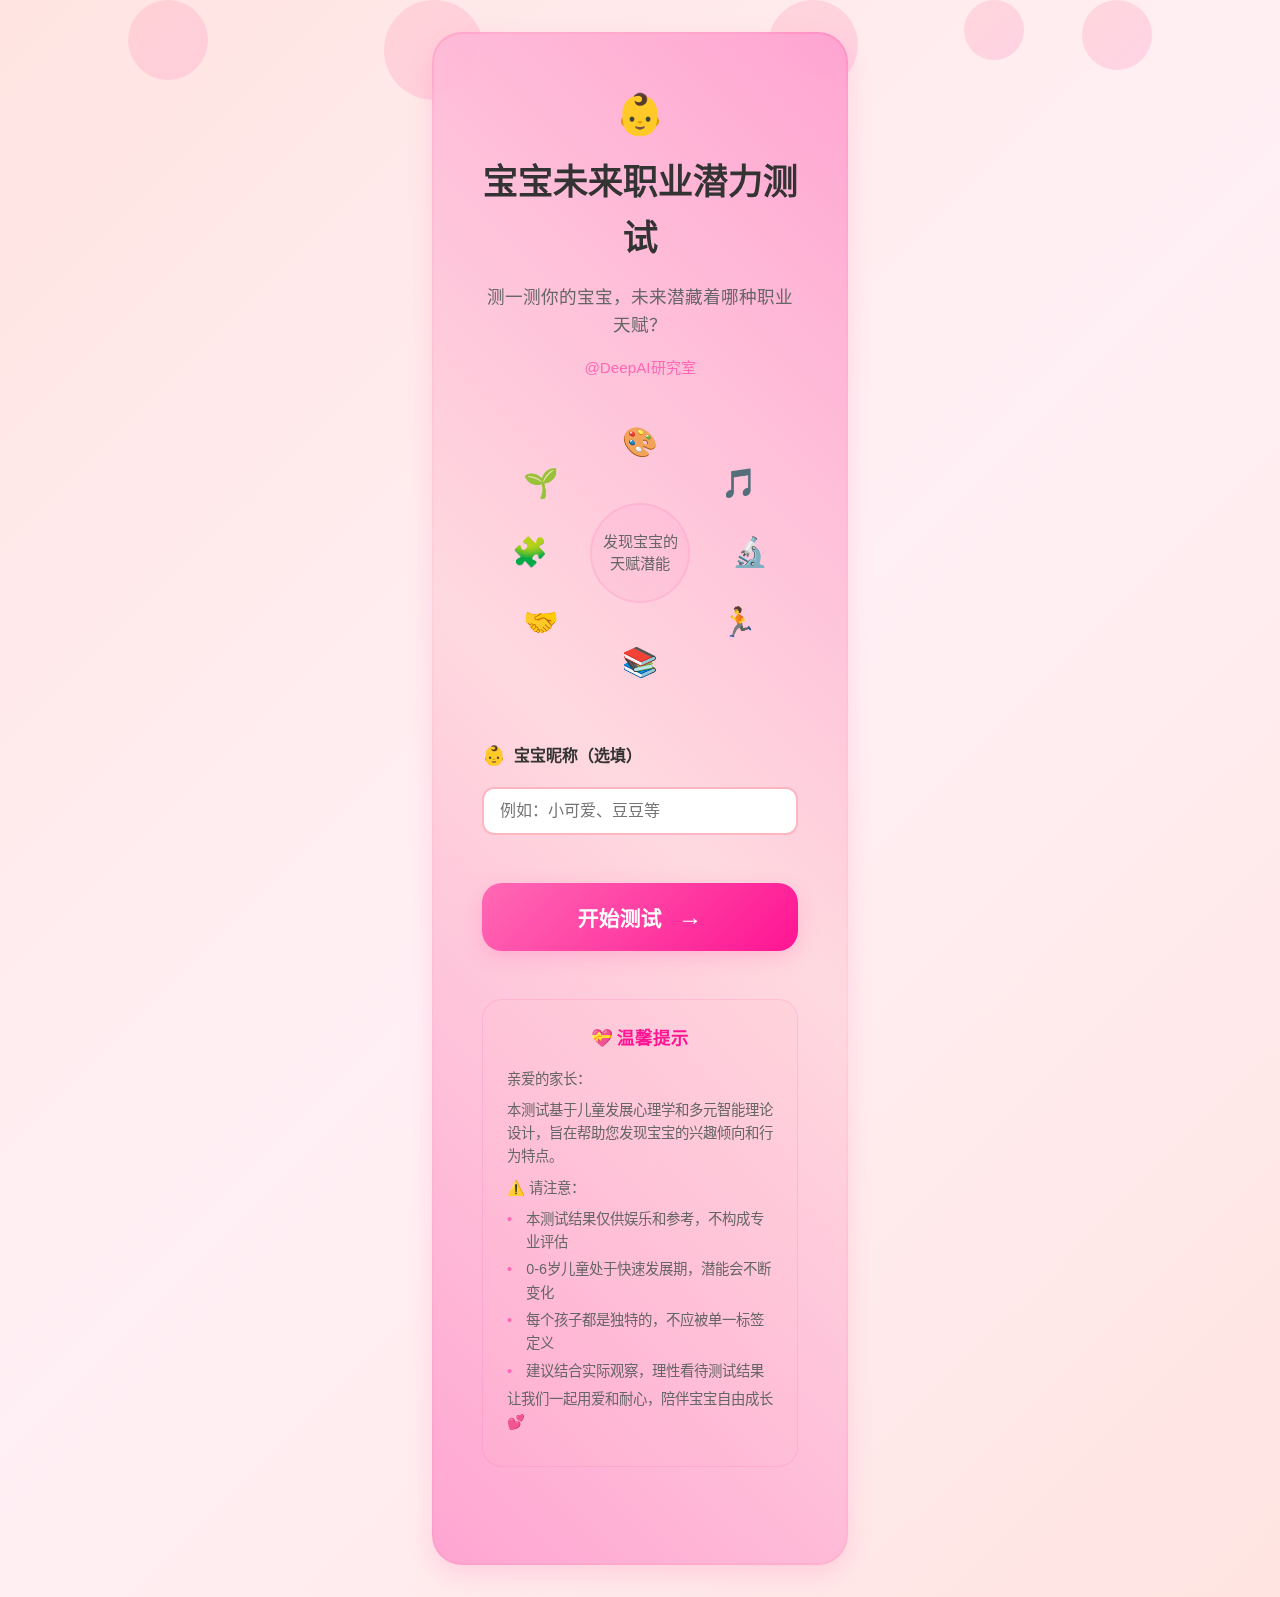
<file: index.html>
<!DOCTYPE html>
<html lang="zh-CN">
<head>
    <meta charset="UTF-8">
    <meta name="viewport" content="width=device-width, initial-scale=1.0, maximum-scale=1.0, user-scalable=no">
    <title>宝宝未来职业潜力测试</title>
    <meta name="description" content="测一测你的宝宝，未来潜藏着哪种职业天赋？">
    <link rel="stylesheet" href="assets/css/style.css">
</head>
<body>
    <div class="container">
        <!-- 装饰背景 -->
        <div class="bg-decoration">
            <div class="bubble bubble-1"></div>
            <div class="bubble bubble-2"></div>
            <div class="bubble bubble-3"></div>
            <div class="bubble bubble-4"></div>
            <div class="bubble bubble-5"></div>
        </div>

        <!-- 主要内容 -->
        <div class="content-wrapper">
            <div class="test-intro">
                <h1 class="title">
                    <span class="emoji">👶</span>
                    宝宝未来职业潜力测试
                </h1>
                <p class="subtitle">
                    测一测你的宝宝，未来潜藏着哪种职业天赋？
                </p>
                <p class="xhs-link">
                    <a href="https://xhslink.com/m/5CznOdSHDBR" target="_blank" rel="noopener noreferrer">
                        @DeepAI研究室
                    </a>
                </p>

                <!-- 8种潜能类型预览 -->
                <div class="types-preview-circle">
                    <div class="type-orbit">
                        <div class="type-item" data-type="artist" data-name="小小艺术家">
                            <span class="type-emoji">🎨</span>
                            <span class="type-tooltip">小小艺术家</span>
                        </div>
                        <div class="type-item" data-type="musician" data-name="音乐小精灵">
                            <span class="type-emoji">🎵</span>
                            <span class="type-tooltip">音乐小精灵</span>
                        </div>
                        <div class="type-item" data-type="scientist" data-name="探索小博士">
                            <span class="type-emoji">🔬</span>
                            <span class="type-tooltip">探索小博士</span>
                        </div>
                        <div class="type-item" data-type="athlete" data-name="运动小健将">
                            <span class="type-emoji">🏃</span>
                            <span class="type-tooltip">运动小健将</span>
                        </div>
                        <div class="type-item" data-type="writer" data-name="语言小天才">
                            <span class="type-emoji">📚</span>
                            <span class="type-tooltip">语言小天才</span>
                        </div>
                        <div class="type-item" data-type="diplomat" data-name="社交小明星">
                            <span class="type-emoji">🤝</span>
                            <span class="type-tooltip">社交小明星</span>
                        </div>
                        <div class="type-item" data-type="logician" data-name="逻辑小军师">
                            <span class="type-emoji">🧩</span>
                            <span class="type-tooltip">逻辑小军师</span>
                        </div>
                        <div class="type-item" data-type="naturalist" data-name="自然小卫士">
                            <span class="type-emoji">🌱</span>
                            <span class="type-tooltip">自然小卫士</span>
                        </div>
                    </div>
                    <div class="type-center">
                        <span class="center-text">发现宝宝的<br>天赋潜能</span>
                    </div>
                </div>
            </div>

            <!-- 输入区域 -->
            <div class="input-section">
                <div class="input-group">
                    <label for="babyName">
                        <span class="label-emoji">👶</span>
                        宝宝昵称（选填）
                    </label>
                    <input type="text" id="babyName" placeholder="例如：小可爱、豆豆等" maxlength="10">
                </div>
            </div>

            <!-- 开始按钮 -->
            <button id="startBtn" class="start-btn">
                <span class="btn-text">开始测试</span>
                <span class="btn-arrow">→</span>
            </button>

            <!-- 免责声明 -->
            <div class="disclaimer">
                <p class="disclaimer-title">💝 温馨提示</p>
                <div class="disclaimer-content">
                    <p>亲爱的家长：</p>
                    <p>本测试基于儿童发展心理学和多元智能理论设计，旨在帮助您发现宝宝的兴趣倾向和行为特点。</p>
                    <p>⚠️ 请注意：</p>
                    <ul>
                        <li>本测试结果仅供娱乐和参考，不构成专业评估</li>
                        <li>0-6岁儿童处于快速发展期，潜能会不断变化</li>
                        <li>每个孩子都是独特的，不应被单一标签定义</li>
                        <li>建议结合实际观察，理性看待测试结果</li>
                    </ul>
                    <p>让我们一起用爱和耐心，陪伴宝宝自由成长 💕</p>
                </div>
            </div>
        </div>
    </div>

    <script src="assets/js/main.js"></script>
</body>
</html>
</file>
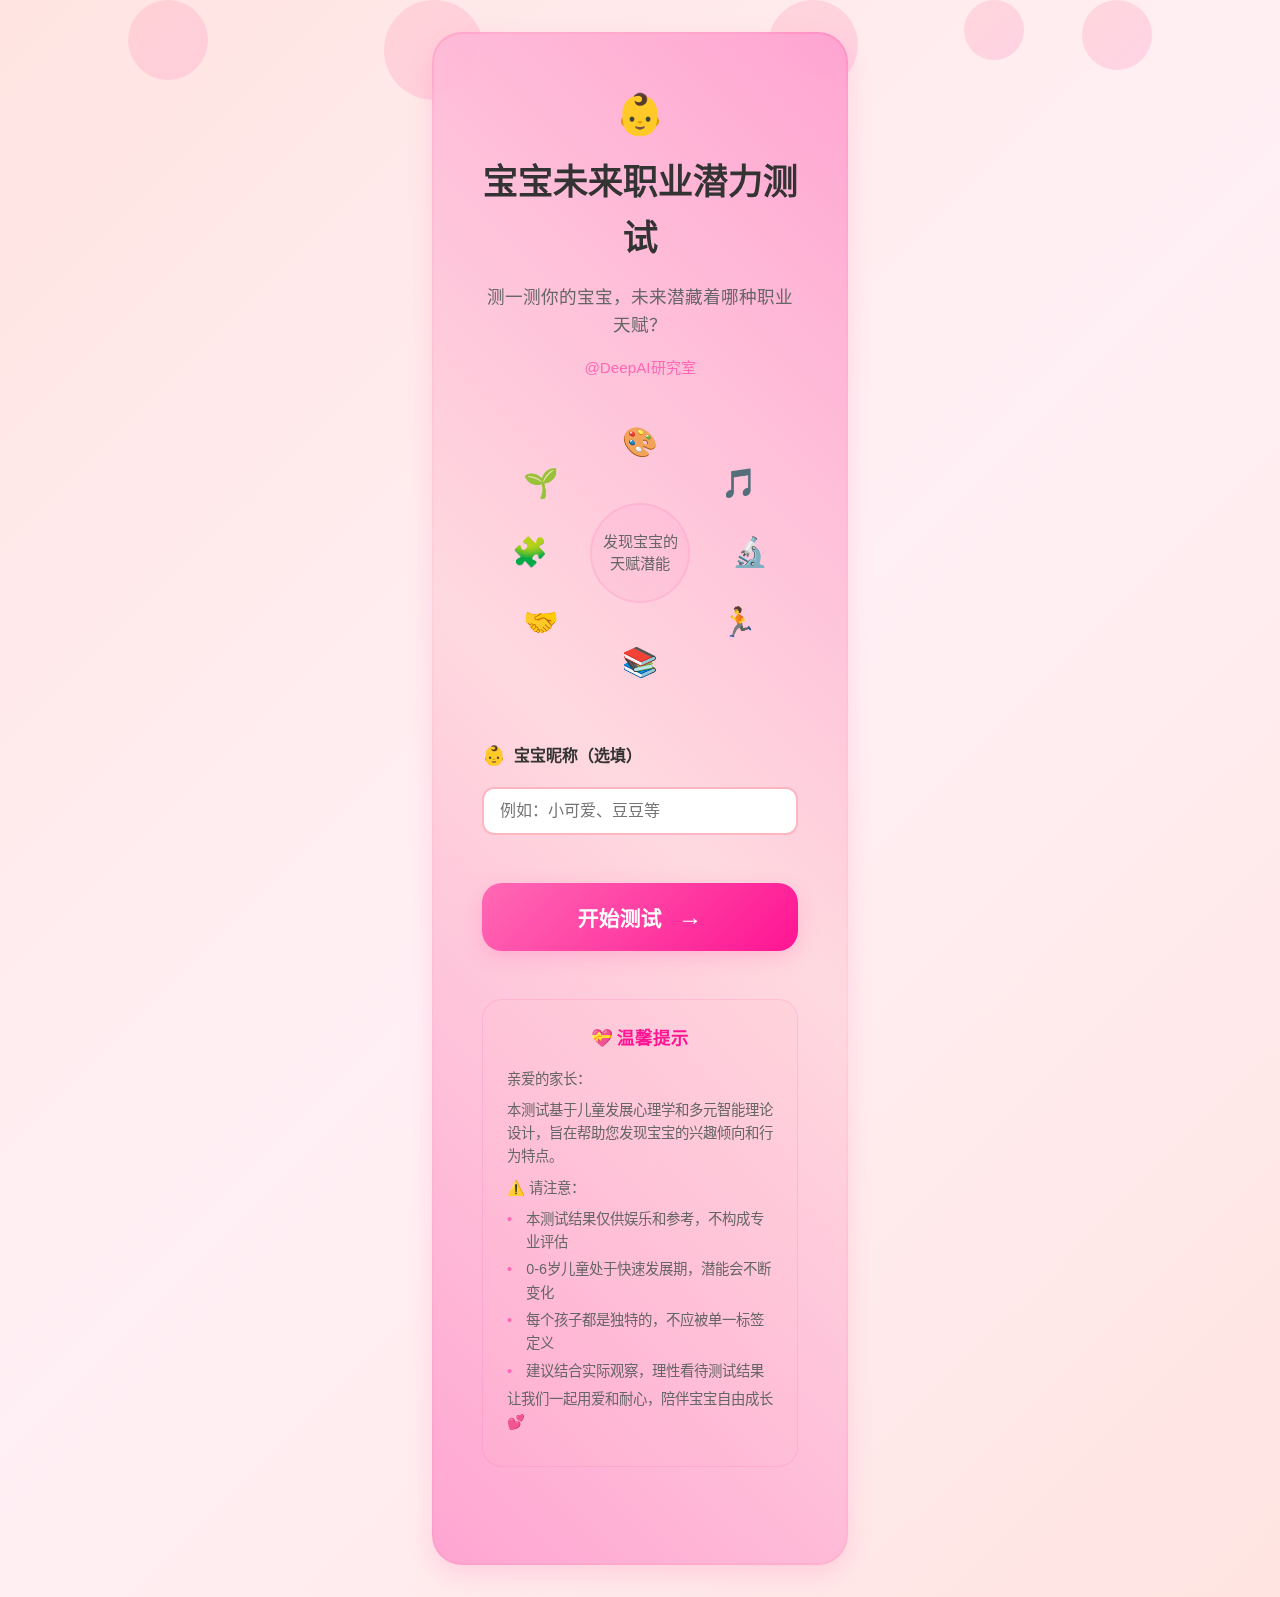
<file: test.html>
<!DOCTYPE html>
<html lang="zh-CN">
<head>
    <meta charset="UTF-8">
    <meta name="viewport" content="width=device-width, initial-scale=1.0, maximum-scale=1.0, user-scalable=no">
    <title>宝宝未来职业潜力测试 - 答题中</title>
    <link rel="stylesheet" href="assets/css/style.css">
</head>
<body>
    <div class="test-container">
        <!-- 进度条 -->
        <div class="progress-bar">
            <div class="progress-fill" id="progressFill"></div>
        </div>
        <div class="progress-text" id="progressText">第1题/共15题</div>


        <!-- 题目卡片 -->
        <div class="question-card fade-in" id="questionCard">
            <div class="question-number" id="questionNumber">题目 1</div>
            <div class="question-text" id="questionText"></div>
            <div class="question-hint" id="questionHint"></div>

            <!-- 选项列表 -->
            <div class="options-list" id="optionsList"></div>
        </div>
    </div>

    <!-- 导航按钮 - 固定在底部 -->
    <div class="navigation-bottom">
        <button class="nav-btn" id="prevBtn" onclick="previousQuestion()">
            <span>← 上一题</span>
        </button>
        <button class="nav-btn primary" id="nextBtn" onclick="nextQuestion()">
            <span>下一题 →</span>
        </button>
    </div>

    <!-- 加载提示 -->
    <div id="loadingOverlay">
        <div style="text-align: center;">
            <div class="loading"></div>
            <p>正在生成测试报告...</p>
        </div>
    </div>

    <script src="assets/js/data.js"></script>
    <script src="assets/js/quiz.js"></script>
</body>
</html>
</file>
<file: assets/css/style.css>
/* 全局样式 */
* {
    margin: 0;
    padding: 0;
    box-sizing: border-box;
}

:root {
    /* 主色系 - 粉色系 */
    --primary-color: #FF69B4;
    --primary-light: #FFB6C1;
    --primary-dark: #FF1493;
    --secondary-color: #FFC0CB;

    /* 背景色 */
    --bg-gradient: linear-gradient(135deg, #FFE4E1 0%, #FFF0F5 50%, #FFE4E1 100%);
    --card-bg: rgba(255, 255, 255, 0.95);

    /* 文字色 */
    --text-primary: #333;
    --text-secondary: #666;
    --text-light: #999;

    /* 渐变边框 */
    --gradient-border: linear-gradient(45deg, #FF69B4, #FFC0CB, #FF69B4);

    /* 阴影 */
    --shadow-light: 0 4px 6px rgba(255, 105, 180, 0.1);
    --shadow-medium: 0 6px 12px rgba(255, 105, 180, 0.15);
    --shadow-heavy: 0 10px 25px rgba(255, 105, 180, 0.2);

    /* 间距 */
    --spacing-xs: 0.5rem;
    --spacing-sm: 1rem;
    --spacing-md: 1.5rem;
    --spacing-lg: 2rem;
    --spacing-xl: 3rem;

    /* 圆角 */
    --border-radius-sm: 12px;
    --border-radius-md: 20px;
    --border-radius-lg: 30px;
}

/* 基础设置 */
body {
    font-family: 'PingFang SC', 'Microsoft YaHei', sans-serif;
    background: var(--bg-gradient);
    min-height: 100vh;
    color: var(--text-primary);
    line-height: 1.6;
    overflow-x: hidden;
    position: relative;
}

.container {
    max-width: 480px;
    margin: 0 auto;
    padding: var(--spacing-md) var(--spacing-sm);
    min-height: 100vh;
    position: relative;
    z-index: 1;
}

/* 装饰背景 - 动画气泡 */
.bg-decoration {
    position: fixed;
    top: 0;
    left: 0;
    width: 100%;
    height: 100%;
    overflow: hidden;
    z-index: 0;
    pointer-events: none;
}

.bubble {
    position: absolute;
    background: linear-gradient(135deg, rgba(255, 182, 193, 0.4), rgba(255, 105, 180, 0.2));
    border-radius: 50%;
    animation: float 20s infinite ease-in-out;
}

.bubble-1 {
    width: 80px;
    height: 80px;
    left: 10%;
    animation-duration: 15s;
    animation-delay: 0s;
}

.bubble-2 {
    width: 60px;
    height: 60px;
    right: 20%;
    animation-duration: 18s;
    animation-delay: 2s;
}

.bubble-3 {
    width: 100px;
    height: 100px;
    left: 30%;
    animation-duration: 22s;
    animation-delay: 4s;
}

.bubble-4 {
    width: 70px;
    height: 70px;
    right: 10%;
    animation-duration: 17s;
    animation-delay: 6s;
}

.bubble-5 {
    width: 90px;
    height: 90px;
    left: 60%;
    animation-duration: 20s;
    animation-delay: 8s;
}

@keyframes float {
    0%, 100% {
        transform: translateY(0) rotate(0deg);
        opacity: 0.5;
    }
    25% {
        transform: translateY(-100px) rotate(90deg);
        opacity: 0.8;
    }
    50% {
        transform: translateY(-200px) rotate(180deg);
        opacity: 0.3;
    }
    75% {
        transform: translateY(-100px) rotate(270deg);
        opacity: 0.6;
    }
}

/* 内容包装器 */
.content-wrapper {
    background: var(--card-bg);
    border-radius: var(--border-radius-lg);
    padding: var(--spacing-xl);
    box-shadow: var(--shadow-heavy);
    backdrop-filter: blur(10px);
    border: 2px solid transparent;
    background-clip: padding-box;
    position: relative;
}

.content-wrapper::before {
    content: '';
    position: absolute;
    top: -2px;
    left: -2px;
    right: -2px;
    bottom: -2px;
    background: var(--gradient-border);
    border-radius: var(--border-radius-lg);
    z-index: -1;
    opacity: 0.6;
}

/* 标题区域 */
.test-intro {
    text-align: center;
    margin-bottom: var(--spacing-xl);
}

.title {
    font-size: 2.2rem;
    font-weight: bold;
    margin-bottom: var(--spacing-sm);
    display: flex;
    align-items: center;
    justify-content: center;
    gap: var(--spacing-xs);
    flex-wrap: wrap;
}

.title .emoji {
    font-size: 2.5rem;
    animation: bounce 2s infinite;
}

@keyframes bounce {
    0%, 100% {
        transform: translateY(0);
    }
    50% {
        transform: translateY(-10px);
    }
}

.subtitle {
    color: var(--text-secondary);
    font-size: 1.1rem;
    margin-bottom: var(--spacing-sm);
}

.xhs-link {
    margin-bottom: var(--spacing-lg);
}

.xhs-link a {
    color: var(--primary-color);
    text-decoration: none;
    font-size: 0.95rem;
    transition: all 0.3s ease;
    display: inline-flex;
    align-items: center;
    gap: 0.3rem;
}

.xhs-link a:hover {
    color: var(--primary-dark);
    transform: translateY(-1px);
}


/* 页脚 */
.footer {
    text-align: center;
    padding: var(--spacing-lg) var(--spacing-md);
    border-top: 2px solid var(--primary-color);
    margin-top: var(--spacing-xl);
    background: rgba(255, 105, 180, 0.05);
}

.footer-content {
    max-width: 480px;
    margin: 0 auto;
    padding: var(--spacing-md);
    border: 1px solid var(--primary-color);
    border-radius: var(--border-radius-sm);
    background: white;
}

.footer p {
    margin: 0;
    line-height: 1.6;
}

.copyright {
    color: var(--primary-color);
    font-size: 0.9rem;
    font-weight: 500;
}

.rights {
    color: var(--text-secondary);
    font-size: 0.8rem;
    margin-top: 0.2rem;
}

/* 8种潜能类型预览 - 环绕式布局 */
.types-preview-circle {
    position: relative;
    width: 280px;
    height: 280px;
    margin: var(--spacing-lg) auto;
}

.type-orbit {
    position: relative;
    width: 100%;
    height: 100%;
}

.type-center {
    position: absolute;
    top: 50%;
    left: 50%;
    transform: translate(-50%, -50%);
    width: 100px;
    height: 100px;
    background: rgba(255, 105, 180, 0.08);
    border: 2px solid rgba(255, 105, 180, 0.15);
    border-radius: 50%;
    display: flex;
    align-items: center;
    justify-content: center;
    text-align: center;
    color: var(--text-secondary);
    font-size: 0.95rem;
    font-weight: 500;
    z-index: 2;
}

.center-text {
    line-height: 1.4;
}

.type-item {
    position: absolute;
    width: 60px;
    height: 60px;
    display: flex;
    align-items: center;
    justify-content: center;
    cursor: pointer;
    transition: all 0.3s ease;
}

.type-item:hover {
    transform: scale(1.15);
    z-index: 10;
}

.type-emoji {
    font-size: 1.8rem;
}

.type-tooltip {
    position: absolute;
    bottom: -30px;
    left: 50%;
    transform: translateX(-50%);
    background: rgba(0, 0, 0, 0.8);
    color: white;
    padding: 4px 8px;
    border-radius: 4px;
    font-size: 0.8rem;
    white-space: nowrap;
    opacity: 0;
    pointer-events: none;
    transition: opacity 0.3s ease;
}

.type-item:hover .type-tooltip {
    opacity: 1;
}

/* 定位8个图标围绕圆形 */
.type-item:nth-child(1) {
    top: 0;
    left: 50%;
    transform: translateX(-50%);
}
.type-item:nth-child(2) {
    top: 14.6%;
    right: 14.6%;
    transform: translate(50%, 0);
}
.type-item:nth-child(3) {
    top: 50%;
    right: 0;
    transform: translateY(-50%);
}
.type-item:nth-child(4) {
    bottom: 14.6%;
    right: 14.6%;
    transform: translate(50%, 0);
}
.type-item:nth-child(5) {
    bottom: 0;
    left: 50%;
    transform: translateX(-50%);
}
.type-item:nth-child(6) {
    bottom: 14.6%;
    left: 14.6%;
    transform: translate(-50%, 0);
}
.type-item:nth-child(7) {
    top: 50%;
    left: 0;
    transform: translateY(-50%);
}
.type-item:nth-child(8) {
    top: 14.6%;
    left: 14.6%;
    transform: translate(-50%, 0);
}


/* 呼吸动画 */
@keyframes breathe {
    0%, 100% {
        opacity: 0.6;
        transform: scale(0.98);
    }
    50% {
        opacity: 1;
        transform: scale(1.02);
    }
}

/* 给每个图标添加延迟的呼吸动画 */
.type-item:nth-child(1) { animation: breathe 4s ease-in-out infinite 0s; }
.type-item:nth-child(2) { animation: breathe 4s ease-in-out infinite 0.5s; }
.type-item:nth-child(3) { animation: breathe 4s ease-in-out infinite 1s; }
.type-item:nth-child(4) { animation: breathe 4s ease-in-out infinite 1.5s; }
.type-item:nth-child(5) { animation: breathe 4s ease-in-out infinite 2s; }
.type-item:nth-child(6) { animation: breathe 4s ease-in-out infinite 2.5s; }
.type-item:nth-child(7) { animation: breathe 4s ease-in-out infinite 3s; }
.type-item:nth-child(8) { animation: breathe 4s ease-in-out infinite 3.5s; }

/* hover时暂停动画 */
.type-item:hover {
    animation-play-state: paused;
}

/* 移动端适配 */
@media (max-width: 480px) {
    .types-preview-circle {
        width: 240px;
        height: 240px;
    }

    .type-center {
        width: 90px;
        height: 90px;
        font-size: 0.85rem;
    }

    .type-item {
        width: 50px;
        height: 50px;
    }

    .type-emoji {
        font-size: 1.5rem;
    }

    .type-tooltip {
        font-size: 0.75rem;
        bottom: -25px;
    }
}

/* 输入区域 */
.input-section {
    margin-bottom: var(--spacing-xl);
}

.input-group {
    margin-bottom: var(--spacing-lg);
}

.input-group label {
    display: block;
    font-weight: bold;
    margin-bottom: var(--spacing-sm);
    color: var(--text-primary);
    display: flex;
    align-items: center;
    gap: var(--spacing-xs);
}

.label-emoji {
    font-size: 1.2rem;
}

input[type="text"] {
    width: 100%;
    padding: 0.8rem var(--spacing-sm);
    border: 2px solid #FFB6C1;
    border-radius: var(--border-radius-sm);
    font-size: 1rem;
    transition: all 0.3s ease;
    background: white;
}

input[type="text"]:focus {
    outline: none;
    border-color: var(--primary-color);
    box-shadow: 0 0 0 3px rgba(255, 105, 180, 0.1);
}

/* 免责声明 */
.disclaimer {
    background: rgba(255, 182, 193, 0.1);
    border-radius: var(--border-radius-md);
    padding: var(--spacing-md);
    margin-bottom: var(--spacing-xl);
    border: 1px solid rgba(255, 105, 180, 0.2);
}

.disclaimer-title {
    font-weight: bold;
    color: var(--primary-dark);
    margin-bottom: var(--spacing-sm);
    text-align: center;
    font-size: 1.1rem;
}

.disclaimer-content p {
    margin-bottom: var(--spacing-xs);
    color: var(--text-secondary);
    font-size: 0.9rem;
}

.disclaimer-content ul {
    list-style: none;
    padding-left: 0;
}

.disclaimer-content li {
    position: relative;
    padding-left: 1.2rem;
    margin-bottom: 0.3rem;
    font-size: 0.9rem;
    color: var(--text-secondary);
}

.disclaimer-content li::before {
    content: '•';
    position: absolute;
    left: 0;
    color: var(--primary-color);
}

/* 开始按钮 */
.start-btn {
    width: 100%;
    padding: 1.2rem;
    background: linear-gradient(135deg, var(--primary-color) 0%, var(--primary-dark) 100%);
    color: white;
    border: none;
    border-radius: var(--border-radius-md);
    font-size: 1.3rem;
    font-weight: bold;
    cursor: pointer;
    transition: all 0.3s ease;
    display: flex;
    align-items: center;
    justify-content: center;
    gap: var(--spacing-sm);
    box-shadow: 0 6px 20px rgba(255, 105, 180, 0.3);
    position: relative;
    overflow: hidden;
    margin-bottom: var(--spacing-xl);
}

.start-btn::before {
    content: '';
    position: absolute;
    top: 0;
    left: -100%;
    width: 100%;
    height: 100%;
    background: linear-gradient(90deg, transparent, rgba(255, 255, 255, 0.2), transparent);
    transition: left 0.5s ease;
}

.start-btn:hover {
    transform: translateY(-3px);
    box-shadow: 0 10px 30px rgba(255, 105, 180, 0.4);
    background: linear-gradient(135deg, var(--primary-dark) 0%, var(--primary-color) 100%);
}

.start-btn:hover::before {
    left: 100%;
}

.start-btn:active {
    transform: translateY(-1px);
}

.start-btn:disabled {
    opacity: 0.6;
    cursor: not-allowed;
    transform: none;
    box-shadow: 0 4px 10px rgba(255, 105, 180, 0.2);
}

.start-btn:disabled:hover {
    transform: none;
    box-shadow: 0 4px 10px rgba(255, 105, 180, 0.2);
    background: linear-gradient(135deg, var(--primary-color) 0%, var(--primary-dark) 100%);
}

.btn-arrow {
    font-size: 1.5rem;
    transition: transform 0.3s ease;
    display: inline-block;
}

.start-btn:hover .btn-arrow {
    transform: translateX(8px);
}

/* 答题页面样式 */
.test-container {
    max-width: 600px;
    margin: 0 auto;
    padding: var(--spacing-md);
    min-height: 100vh;
    padding-bottom: 100px; /* 为固定底部按钮留出空间 */
}

.progress-bar {
    background: rgba(255, 182, 193, 0.3);
    height: 6px;
    border-radius: 3px;
    margin-bottom: 0.75rem;
    overflow: hidden;
}

.progress-fill {
    height: 100%;
    background: var(--primary-color);
    border-radius: 3px;
    transition: width 0.3s ease;
    position: relative;
}

.progress-fill::after {
    content: '';
    position: absolute;
    top: 0;
    left: 0;
    right: 0;
    bottom: 0;
    background: linear-gradient(90deg, transparent, rgba(255, 255, 255, 0.3), transparent);
    animation: shimmer 2s infinite;
}

@keyframes shimmer {
    0% {
        transform: translateX(-100%);
    }
    100% {
        transform: translateX(100%);
    }
}

.progress-text {
    text-align: center;
    color: var(--text-secondary);
    margin-bottom: 1rem;
    font-size: 0.85rem;
}

.question-card {
    background: var(--card-bg);
    border-radius: var(--border-radius-md);
    padding: 1.25rem;
    box-shadow: var(--shadow-medium);
    margin-bottom: 1rem;
}

.question-number {
    color: var(--primary-color);
    font-weight: 900;
    margin-bottom: 0.5rem;
    font-size: 1rem;
    letter-spacing: 0.5px;
}

.question-text {
    font-size: 1.25rem;
    margin-bottom: 0.75rem;
    line-height: 1.5;
    font-weight: 700;
    color: var(--text-primary);
}

.question-hint {
    color: var(--text-light);
    font-size: 0.85rem;
    margin-bottom: 1rem;
}

.options-list {
    display: flex;
    flex-direction: column;
    gap: var(--spacing-sm);
}

.option-item {
    padding: var(--spacing-sm) var(--spacing-md);
    border: 2px solid #FFB6C1;
    border-radius: var(--border-radius-sm);
    background: white;
    cursor: pointer;
    transition: all 0.3s ease;
    display: flex;
    align-items: flex-start;
    gap: var(--spacing-sm);
}

.option-item:hover {
    transform: translateX(5px);
    border-color: var(--primary-color);
    box-shadow: var(--shadow-light);
}

.option-item.selected {
    background: var(--primary-light);
    border-color: var(--primary-color);
}

.option-item.selected::before {
    content: '✓';
    color: var(--primary-color);
    font-weight: bold;
    font-size: 1.2rem;
}

.option-item.disabled {
    opacity: 0.5;
    cursor: not-allowed;
}

.option-item.disabled:hover {
    transform: none;
    border-color: #FFB6C1;
    box-shadow: none;
}

.option-letter {
    font-weight: bold;
    color: var(--primary-color);
    min-width: 20px;
}

.option-text {
    flex: 1;
}

/* 导航按钮 */
.navigation {
    display: flex;
    justify-content: space-between;
    gap: var(--spacing-sm);
    margin-top: var(--spacing-xl);
}

.nav-btn {
    padding: 0.8rem 1.5rem;
    border: 2px solid var(--primary-color);
    background: white;
    color: var(--primary-color);
    border-radius: var(--border-radius-sm);
    cursor: pointer;
    transition: all 0.3s ease;
    font-weight: bold;
    display: flex;
    align-items: center;
    gap: var(--spacing-xs);
}

.nav-btn:hover:not(:disabled) {
    background: var(--primary-color);
    color: white;
    transform: translateY(-2px);
    box-shadow: var(--shadow-light);
}

.nav-btn:disabled {
    opacity: 0.5;
    cursor: not-allowed;
}

.nav-btn.primary {
    background: var(--primary-color);
    color: white;
}

.nav-btn.primary:hover:not(:disabled) {
    background: var(--primary-dark);
}

/* 固定底部导航按钮 */
.navigation-bottom {
    position: fixed;
    bottom: 0;
    left: 0;
    right: 0;
    background: white;
    padding: 1rem var(--spacing-md);
    box-shadow: 0 -2px 10px rgba(0, 0, 0, 0.1);
    display: flex;
    justify-content: space-between;
    gap: var(--spacing-sm);
    z-index: 100;
}

.navigation-bottom .nav-btn {
    flex: 1;
    padding: 1rem 1.5rem;
    font-size: 1rem;
}

/* 结果页面样式 */
body.result-page .container {
    max-width: 900px;
}

.result-container {
    background: var(--card-bg);
    border-radius: var(--border-radius-lg);
    padding: 2rem;
    box-shadow: var(--shadow-heavy);
    margin-bottom: var(--spacing-lg);
}

.result-section {
    margin-bottom: 1.5rem;
    padding: 1.5rem;
    background: rgba(255, 182, 193, 0.1);
    border-radius: var(--border-radius-md);
}

.result-header {
    text-align: center;
    margin-bottom: var(--spacing-xl);
}

.page-title {
    font-size: 2rem;
    color: var(--text-primary);
    margin-bottom: var(--spacing-lg);
    font-weight: bold;
}

.potential-intro {
    font-size: 1.1rem;
    color: var(--text-secondary);
    margin-bottom: var(--spacing-sm);
}

.main-potential {
    font-size: 1.8rem;
    color: var(--primary-color);
    font-weight: bold;
    margin-bottom: var(--spacing-lg);
}

.result-emoji {
    font-size: 6rem;
    margin-bottom: var(--spacing-xl);
    animation: bounce 2s infinite;
}


.section-title {
    font-weight: bold;
    color: var(--text-primary);
    margin-bottom: var(--spacing-sm);
    display: flex;
    align-items: center;
    gap: var(--spacing-xs);
}

.chart-container {
    max-width: 400px;
    margin: 0 auto;
    padding: var(--spacing-md);
}

.career-list {
    display: grid;
    grid-template-columns: repeat(auto-fit, minmax(150px, 1fr));
    gap: var(--spacing-sm);
    margin-top: var(--spacing-sm);
}

.career-item {
    background: white;
    padding: var(--spacing-sm);
    border-radius: var(--border-radius-sm);
    text-align: center;
    color: var(--text-secondary);
    box-shadow: var(--shadow-light);
}

.suggestion-list {
    list-style: none;
}

.suggestion-item {
    display: flex;
    align-items: flex-start;
    gap: var(--spacing-sm);
    margin-bottom: var(--spacing-sm);
}

.suggestion-item::before {
    content: '✓';
    color: var(--primary-color);
    font-weight: bold;
    font-size: 1.2rem;
}

.action-buttons {
    display: flex;
    gap: var(--spacing-sm);
    flex-wrap: wrap;
    justify-content: center;
}

.action-btn {
    padding: 1rem 2rem;
    border: none;
    border-radius: var(--border-radius-sm);
    font-weight: bold;
    cursor: pointer;
    transition: all 0.3s ease;
    display: flex;
    align-items: center;
    gap: var(--spacing-xs);
    flex: 1;
    min-width: 200px;
    justify-content: center;
    font-size: 1.2rem;
}

.action-btn.primary {
    background: var(--primary-color);
    color: white;
}

.action-btn.secondary {
    background: white;
    color: var(--primary-color);
    border: 2px solid var(--primary-color);
}

.action-btn:hover {
    transform: translateY(-2px);
    box-shadow: var(--shadow-medium);
}

/* 响应式设计 */
@media (max-width: 480px) {
    .container {
        padding: var(--spacing-sm);
    }

    body.result-page .container {
        max-width: 100%;
        padding: var(--spacing-sm);
    }

    .result-container {
        padding: 1.5rem;
    }

    .result-section {
        padding: 1rem;
        margin-bottom: 1rem;
    }

    .content-wrapper {
        padding: var(--spacing-lg);
    }

    .title {
        font-size: 1.8rem;
    }

    .types-preview {
        grid-template-columns: repeat(2, 1fr);
    }

    .gender-options {
        flex-direction: column;
    }

    /* 优化测试页面头部间距 */
    .test-container {
        padding: var(--spacing-sm);
        padding-bottom: 100px;
    }

    .progress-bar {
        margin-bottom: 0.5rem;
    }

    /* 移动端按钮更大 */
    .navigation-bottom {
        padding: 1.25rem var(--spacing-md);
    }

    .navigation-bottom .nav-btn {
        padding: 1.25rem 1rem;
        font-size: 1.1rem;
        min-height: 54px; /* 确保按钮有足够的触摸区域 */
    }

    .progress-text {
        margin-bottom: 0.75rem;
        font-size: 0.8rem;
    }

    .question-card {
        padding: 1rem;
        margin-bottom: 0.75rem;
    }

    .question-number {
        margin-bottom: 0.4rem;
        font-size: 0.95rem;
        font-weight: 900;
    }

    .question-text {
        font-size: 1.15rem;
        margin-bottom: 0.6rem;
        font-weight: 700;
    }

    .question-hint {
        font-size: 0.8rem;
        margin-bottom: 0.75rem;
    }

    .gender-btn {
        width: 100%;
    }

    .career-list {
        grid-template-columns: 1fr;
    }

    .action-buttons {
        flex-direction: column;
    }

    .action-btn {
        width: 100%;
        font-size: 1.5rem;
        min-height: 60px;
    }
}

/* 中等屏幕适配 */
@media (min-width: 768px) and (max-width: 1023px) {
    .navigation-bottom .nav-btn {
        padding: 1.1rem 1.5rem;
        font-size: 1.05rem;
    }
}

@media (min-width: 1024px) {
    .container {
        padding: var(--spacing-lg);
    }

    .test-container {
        padding: var(--spacing-lg);
        padding-bottom: 100px;
    }

    /* 大屏幕上按钮可以稍微小一点 */
    .navigation-bottom .nav-btn {
        padding: 0.9rem 2rem;
        font-size: 0.95rem;
    }
}

/* 加载动画 */
.loading {
    display: inline-block;
    width: 40px;
    height: 40px;
    border: 3px solid rgba(0, 0, 0, 0.1);
    border-radius: 50%;
    border-top-color: var(--primary-color);
    animation: spin 1s ease-in-out infinite;
    margin: 0 auto 1rem;
}

@keyframes spin {
    to { transform: rotate(360deg); }
}

/* 淡入动画 */
.fade-in {
    animation: fadeIn 0.5s ease-in;
}

@keyframes fadeIn {
    from { opacity: 0; transform: translateY(20px); }
    to { opacity: 1; transform: translateY(0); }
}

/* 滑入动画 */
.slide-in {
    animation: slideIn 0.5s ease-out;
}

@keyframes slideIn {
    from { transform: translateX(-100%); }
    to { transform: translateX(0); }
}

/* 加载覆盖层 */
#loadingOverlay {
    position: fixed;
    top: 0;
    left: 0;
    right: 0;
    bottom: 0;
    background: rgba(255, 255, 255, 0.9);
    z-index: 1000;
    display: none;
}

#loadingOverlay.show {
    display: flex;
    align-items: center;
    justify-content: center;
}

#loadingOverlay p {
    color: var(--text-secondary);
    font-size: 1rem;
}

/* 涟漪动画 */
@keyframes rippleEffect {
    to {
        transform: scale(4);
        opacity: 0;
    }
}
</file>
